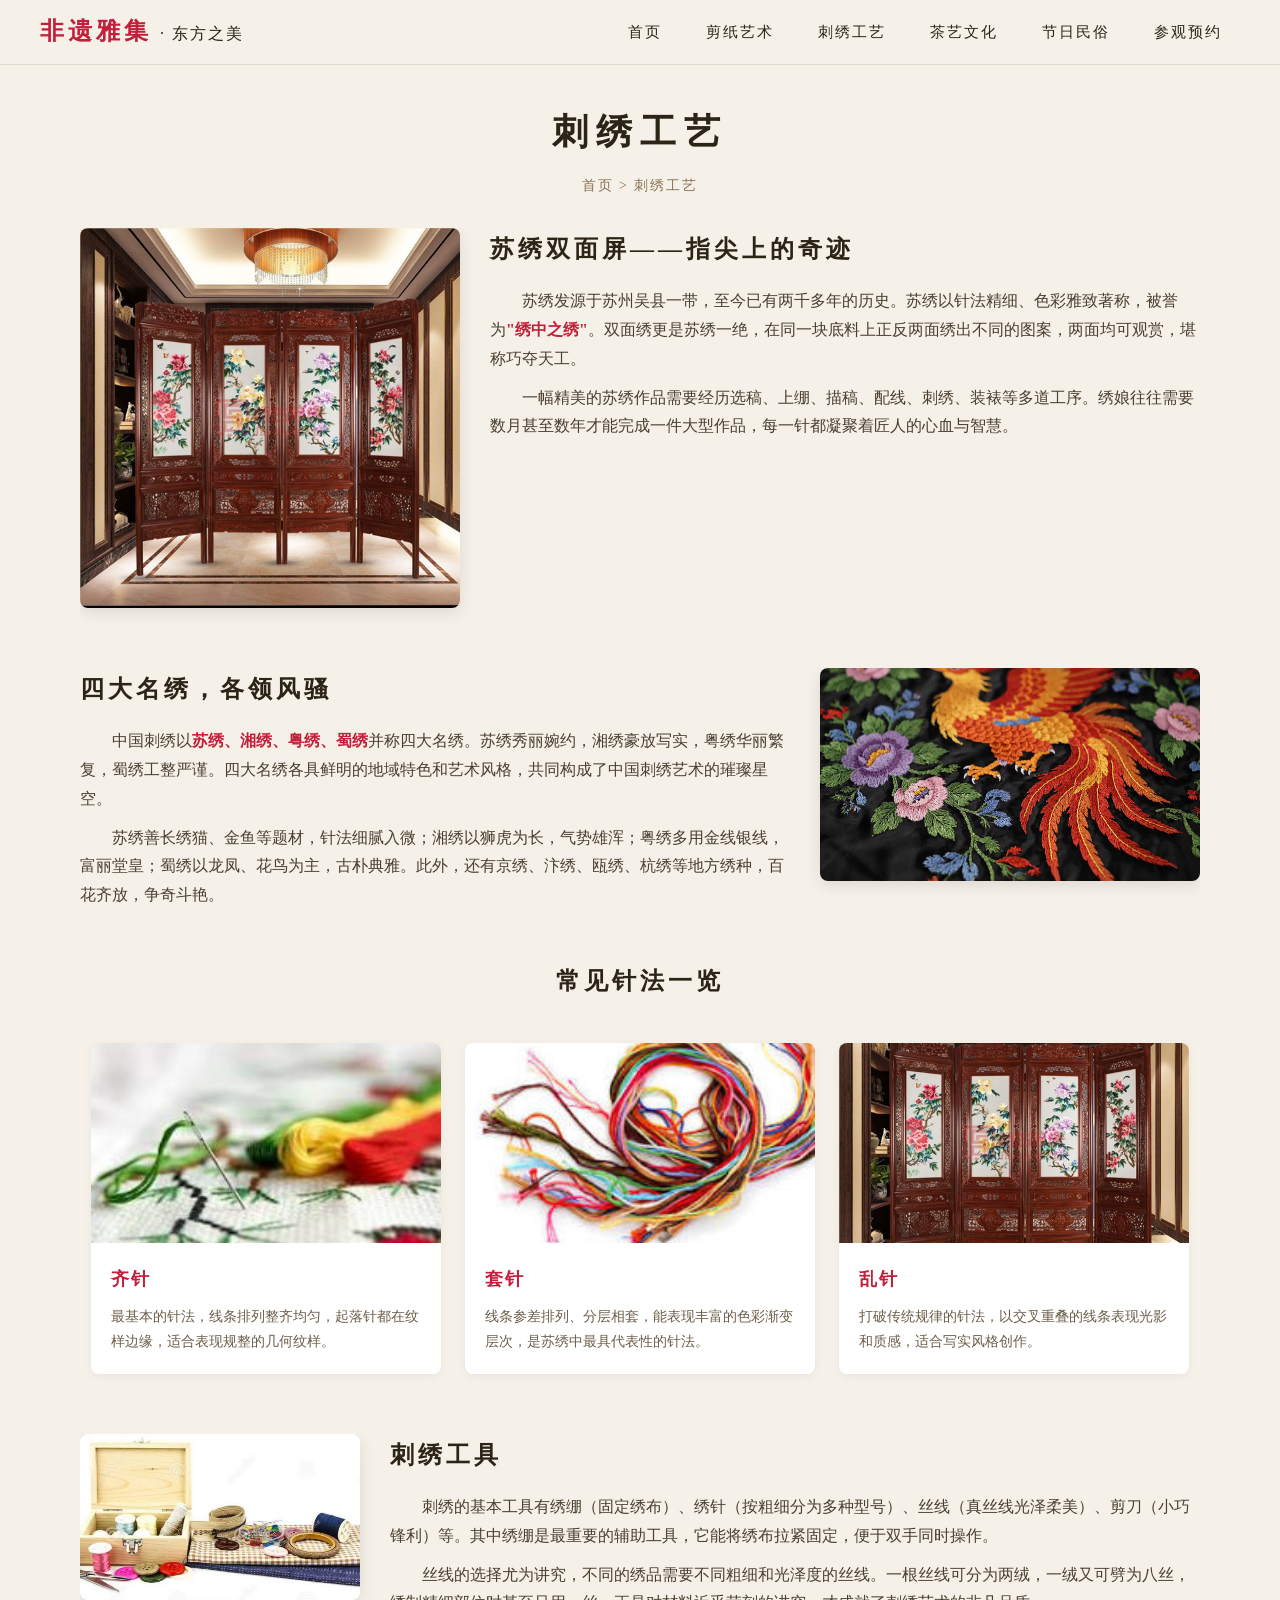
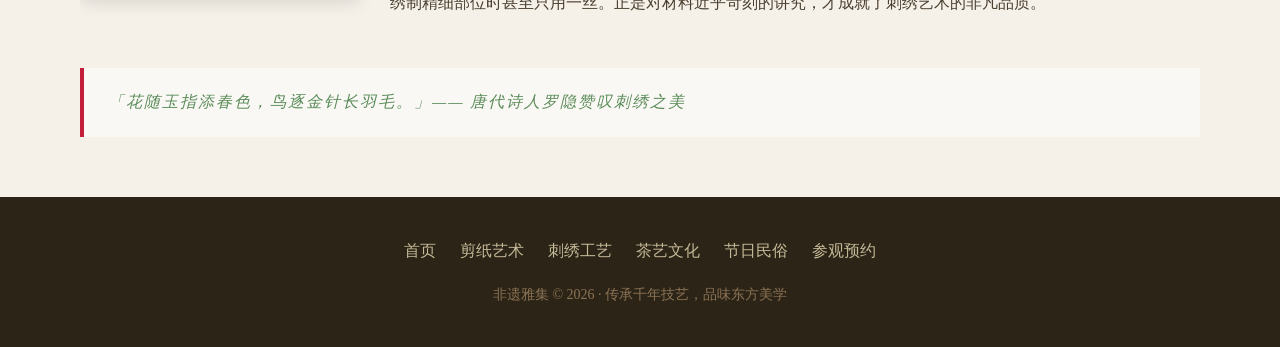
<file: embroidery.html>
<!DOCTYPE html>
<html lang="zh-CN">
<head>
  <meta charset="UTF-8">
  <meta name="viewport" content="width=device-width, initial-scale=1.0">
  <title>刺绣工艺 - 非遗雅集</title>
  <link rel="stylesheet" href="css/style.css">
</head>
<body>

  <!-- 顶部导航 -->
  <nav id="top-nav">
    <div id="main-header">
      <div id="site-logo">非遗雅集<span>· 东方之美</span></div>
      <ul id="nav-menu">
        <li><a class="nav-link" href="index.html">首页</a></li>
        <li><a class="nav-link" href="paper-cutting.html">剪纸艺术</a></li>
        <li><a class="nav-link" href="embroidery.html">刺绣工艺</a></li>
        <li><a class="nav-link" href="tea.html">茶艺文化</a></li>
        <li><a class="nav-link" href="festival.html">节日民俗</a></li>
        <li><a class="nav-link" href="reservation.html">参观预约</a></li>
      </ul>
    </div>
  </nav>

  <!-- 页面标题 -->
  <div class="page-header">
    <h1>刺绣工艺</h1>
    <p class="breadcrumb"><a href="index.html">首页</a> &gt; 刺绣工艺</p>
  </div>

  <div class="container">
    <!-- 苏绣双面屏 -->
    <div class="float-section">
      <img class="float-left" src="images/苏绣双面屏.jpg" alt="苏绣双面屏风">
      <h2>苏绣双面屏——指尖上的奇迹</h2>
      <p>苏绣发源于苏州吴县一带，至今已有两千多年的历史。苏绣以针法精细、色彩雅致著称，被誉为<span class="highlight">"绣中之绣"</span>。双面绣更是苏绣一绝，在同一块底料上正反两面绣出不同的图案，两面均可观赏，堪称巧夺天工。</p>
      <p>一幅精美的苏绣作品需要经历选稿、上绷、描稿、配线、刺绣、装裱等多道工序。绣娘往往需要数月甚至数年才能完成一件大型作品，每一针都凝聚着匠人的心血与智慧。</p>
    </div>

    <!-- 四大名绣 -->
    <div class="float-section">
      <img class="float-right" src="images/刺绣.jpg" alt="精美刺绣作品">
      <h2>四大名绣，各领风骚</h2>
      <p>中国刺绣以<span class="highlight">苏绣、湘绣、粤绣、蜀绣</span>并称四大名绣。苏绣秀丽婉约，湘绣豪放写实，粤绣华丽繁复，蜀绣工整严谨。四大名绣各具鲜明的地域特色和艺术风格，共同构成了中国刺绣艺术的璀璨星空。</p>
      <p>苏绣善长绣猫、金鱼等题材，针法细腻入微；湘绣以狮虎为长，气势雄浑；粤绣多用金线银线，富丽堂皇；蜀绣以龙凤、花鸟为主，古朴典雅。此外，还有京绣、汴绣、瓯绣、杭绣等地方绣种，百花齐放，争奇斗艳。</p>
    </div>

    <!-- 针法展示卡片 -->
    <h2 style="font-size:24px; letter-spacing:4px; margin:40px 0 20px; text-align:center;">常见针法一览</h2>
    <div class="card-grid">
      <div class="info-card">
        <img src="images/绣针.jpg" alt="齐针">
        <div class="card-text">
          <h3>齐针</h3>
          <p>最基本的针法，线条排列整齐均匀，起落针都在纹样边缘，适合表现规整的几何纹样。</p>
        </div>
      </div>
      <div class="info-card">
        <img src="images/丝线.jpg" alt="套针">
        <div class="card-text">
          <h3>套针</h3>
          <p>线条参差排列、分层相套，能表现丰富的色彩渐变层次，是苏绣中最具代表性的针法。</p>
        </div>
      </div>
      <div class="info-card">
        <img src="images/苏绣双面屏.jpg" alt="乱针">
        <div class="card-text">
          <h3>乱针</h3>
          <p>打破传统规律的针法，以交叉重叠的线条表现光影和质感，适合写实风格创作。</p>
        </div>
      </div>
    </div>

    <!-- 工具区域使用 float -->
    <div class="float-section" style="margin-top: 40px;">
      <img class="float-left" src="images/刺绣工具.webp" alt="绣绷与工具" style="width: 280px;">
      <h2>刺绣工具</h2>
      <p>刺绣的基本工具有绣绷（固定绣布）、绣针（按粗细分为多种型号）、丝线（真丝线光泽柔美）、剪刀（小巧锋利）等。其中绣绷是最重要的辅助工具，它能将绣布拉紧固定，便于双手同时操作。</p>
      <p>丝线的选择尤为讲究，不同的绣品需要不同粗细和光泽度的丝线。一根丝线可分为两绒，一绒又可劈为八丝，绣制精细部位时甚至只用一丝。正是对材料近乎苛刻的讲究，才成就了刺绣艺术的非凡品质。</p>
    </div>

    <div class="quote-block">
      「花随玉指添春色，鸟逐金针长羽毛。」—— 唐代诗人罗隐赞叹刺绣之美
    </div>
  </div>

  <!-- 底部 -->
  <footer id="page-footer">
    <div class="footer-links">
      <a href="index.html">首页</a>
      <a href="paper-cutting.html">剪纸艺术</a>
      <a href="embroidery.html">刺绣工艺</a>
      <a href="tea.html">茶艺文化</a>
      <a href="festival.html">节日民俗</a>
      <a href="reservation.html">参观预约</a>
    </div>
    <p class="copyright">非遗雅集 &copy; 2026 · 传承千年技艺，品味东方美学</p>
  </footer>

</body>
</html>
</file>
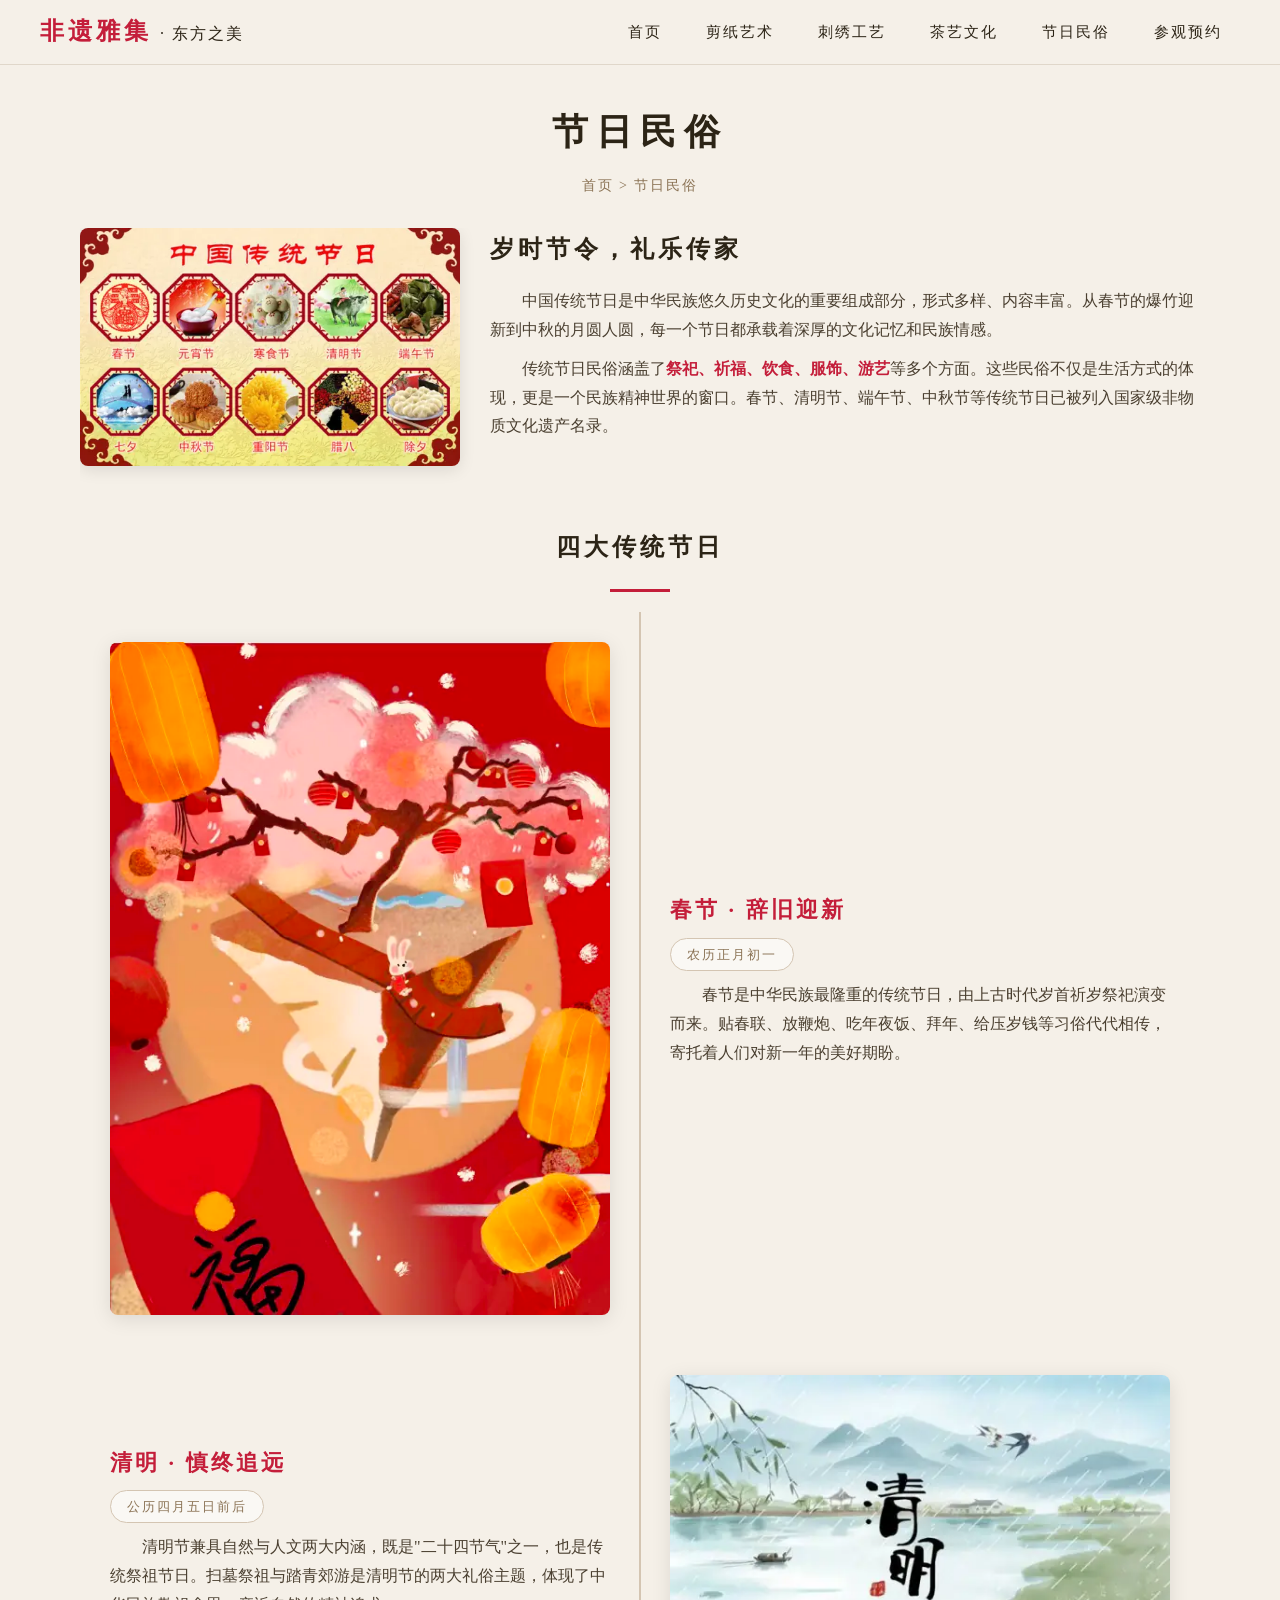
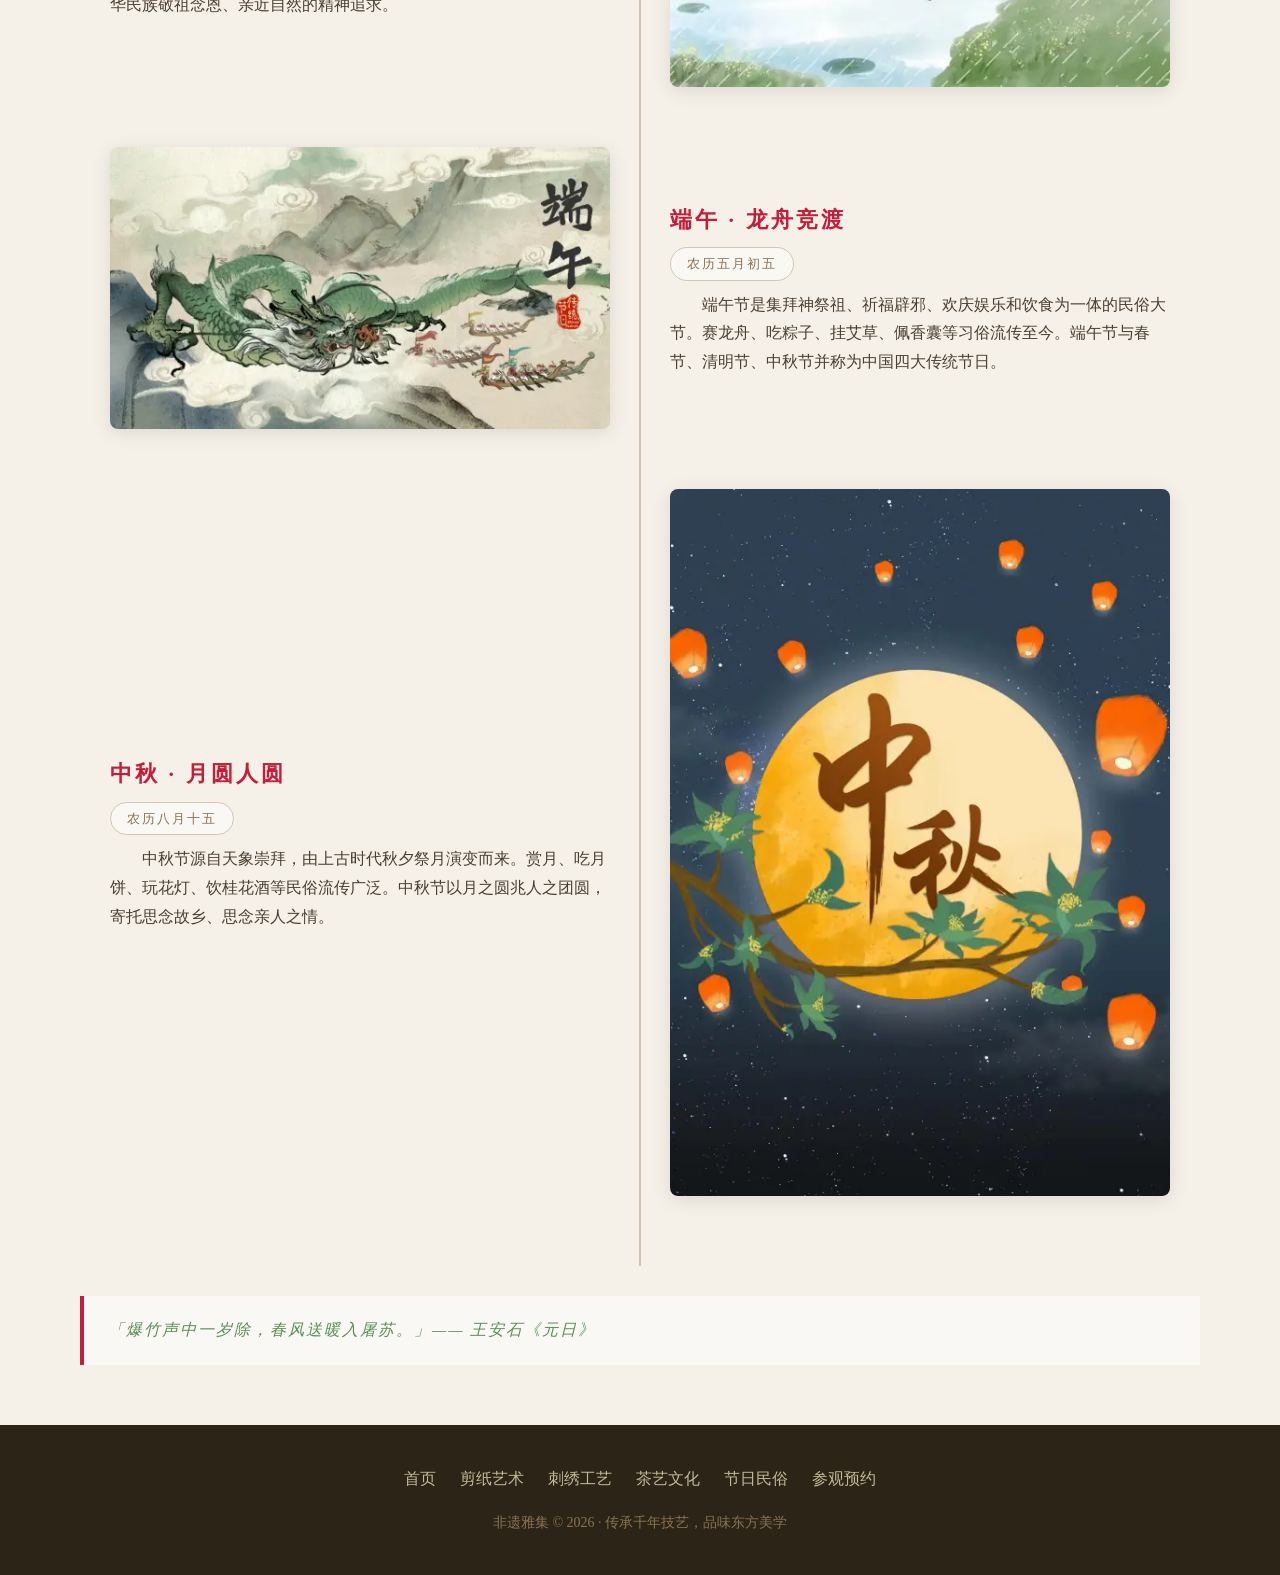
<file: festival.html>
<!DOCTYPE html>
<html lang="zh-CN">
<head>
  <meta charset="UTF-8">
  <meta name="viewport" content="width=device-width, initial-scale=1.0">
  <title>节日民俗 - 非遗雅集</title>
  <link rel="stylesheet" href="css/style.css">
  <!-- 页面专属内部样式 -->
  <style>
    .festival-timeline {
      position: relative;
      padding: 20px 0;
    }

    .festival-timeline::before {
      content: "";
      position: absolute;
      left: 50%;
      top: 0;
      bottom: 0;
      width: 2px;
      background: #d4c5b2;
      transform: translateX(-50%);
    }

    .festival-item {
      display: flex;
      align-items: center;
      margin-bottom: 40px;
      position: relative;
    }

    .festival-item:nth-child(odd) {
      flex-direction: row;
    }

    .festival-item:nth-child(even) {
      flex-direction: row-reverse;
    }

    .festival-item .festival-img {
      flex: 1 1 45%;
      padding: 10px 30px;
    }

    .festival-item .festival-img img {
      border-radius: 8px;
      box-shadow: 0 4px 20px rgba(0, 0, 0, 0.1);
    }

    .festival-item .festival-desc {
      flex: 1 1 45%;
      padding: 10px 30px;
    }

    .festival-item .festival-desc h3 {
      font-size: 22px;
      letter-spacing: 3px;
      color: #c41e3a;
      margin-bottom: 8px;
    }

    .festival-item .festival-desc .date-tag {
      display: inline-block;
      background: #faf8f4;
      border: 1px solid #d4c5b2;
      padding: 4px 16px;
      border-radius: 20px;
      font-size: 13px;
      color: #8b7355;
      margin-bottom: 10px;
      letter-spacing: 2px;
    }

    .festival-item .festival-desc p {
      color: #4a3f30;
      text-indent: 2em;
    }

    /* 响应式 */
    @media (max-width: 768px) {
      .festival-item,
      .festival-item:nth-child(even) {
        flex-direction: column;
      }
      .festival-timeline::before {
        left: 20px;
      }
    }
  </style>
</head>
<body>

  <!-- 顶部导航 -->
  <nav id="top-nav">
    <div id="main-header">
      <div id="site-logo">非遗雅集<span>· 东方之美</span></div>
      <ul id="nav-menu">
        <li><a class="nav-link" href="index.html">首页</a></li>
        <li><a class="nav-link" href="paper-cutting.html">剪纸艺术</a></li>
        <li><a class="nav-link" href="embroidery.html">刺绣工艺</a></li>
        <li><a class="nav-link" href="tea.html">茶艺文化</a></li>
        <li><a class="nav-link" href="festival.html">节日民俗</a></li>
        <li><a class="nav-link" href="reservation.html">参观预约</a></li>
      </ul>
    </div>
  </nav>

  <!-- 页面标题 -->
  <div class="page-header">
    <h1>节日民俗</h1>
    <p class="breadcrumb"><a href="index.html">首页</a> &gt; 节日民俗</p>
  </div>

  <div class="container">
    <!-- 开篇 -->
    <div class="float-section">
      <img class="float-left" src="images/节日民俗.webp" alt="节日民俗">
      <h2>岁时节令，礼乐传家</h2>
      <p>中国传统节日是中华民族悠久历史文化的重要组成部分，形式多样、内容丰富。从春节的爆竹迎新到中秋的月圆人圆，每一个节日都承载着深厚的文化记忆和民族情感。</p>
      <p>传统节日民俗涵盖了<span class="highlight">祭祀、祈福、饮食、服饰、游艺</span>等多个方面。这些民俗不仅是生活方式的体现，更是一个民族精神世界的窗口。春节、清明节、端午节、中秋节等传统节日已被列入国家级非物质文化遗产名录。</p>
    </div>

    <!-- 节日时间线 -->
    <h2 style="font-size:24px; letter-spacing:4px; margin:40px 0 10px; text-align:center;">四大传统节日</h2>
    <div class="divider"></div>

    <div class="festival-timeline">
      <!-- 春节 -->
      <div class="festival-item">
        <div class="festival-img">
          <img src="images/春节.webp" alt="春节">
        </div>
        <div class="festival-desc">
          <h3>春节 · 辞旧迎新</h3>
          <span class="date-tag">农历正月初一</span>
          <p>春节是中华民族最隆重的传统节日，由上古时代岁首祈岁祭祀演变而来。贴春联、放鞭炮、吃年夜饭、拜年、给压岁钱等习俗代代相传，寄托着人们对新一年的美好期盼。</p>
        </div>
      </div>

      <!-- 清明 -->
      <div class="festival-item">
        <div class="festival-img">
          <img src="images/清明.webp" alt="清明节">
        </div>
        <div class="festival-desc">
          <h3>清明 · 慎终追远</h3>
          <span class="date-tag">公历四月五日前后</span>
          <p>清明节兼具自然与人文两大内涵，既是"二十四节气"之一，也是传统祭祖节日。扫墓祭祖与踏青郊游是清明节的两大礼俗主题，体现了中华民族敬祖念恩、亲近自然的精神追求。</p>
        </div>
      </div>

      <!-- 端午 -->
      <div class="festival-item">
        <div class="festival-img">
          <img src="images/端午.webp" alt="端午节">
        </div>
        <div class="festival-desc">
          <h3>端午 · 龙舟竞渡</h3>
          <span class="date-tag">农历五月初五</span>
          <p>端午节是集拜神祭祖、祈福辟邪、欢庆娱乐和饮食为一体的民俗大节。赛龙舟、吃粽子、挂艾草、佩香囊等习俗流传至今。端午节与春节、清明节、中秋节并称为中国四大传统节日。</p>
        </div>
      </div>

      <!-- 中秋 -->
      <div class="festival-item">
        <div class="festival-img">
          <img src="images/中秋.webp" alt="中秋节">
        </div>
        <div class="festival-desc">
          <h3>中秋 · 月圆人圆</h3>
          <span class="date-tag">农历八月十五</span>
          <p>中秋节源自天象崇拜，由上古时代秋夕祭月演变而来。赏月、吃月饼、玩花灯、饮桂花酒等民俗流传广泛。中秋节以月之圆兆人之团圆，寄托思念故乡、思念亲人之情。</p>
        </div>
      </div>
    </div>

    <div class="quote-block">
      「爆竹声中一岁除，春风送暖入屠苏。」—— 王安石《元日》
    </div>
  </div>

  <!-- 底部 -->
  <footer id="page-footer">
    <div class="footer-links">
      <a href="index.html">首页</a>
      <a href="paper-cutting.html">剪纸艺术</a>
      <a href="embroidery.html">刺绣工艺</a>
      <a href="tea.html">茶艺文化</a>
      <a href="festival.html">节日民俗</a>
      <a href="reservation.html">参观预约</a>
    </div>
    <p class="copyright">非遗雅集 &copy; 2026 · 传承千年技艺，品味东方美学</p>
  </footer>

</body>
</html>
</file>
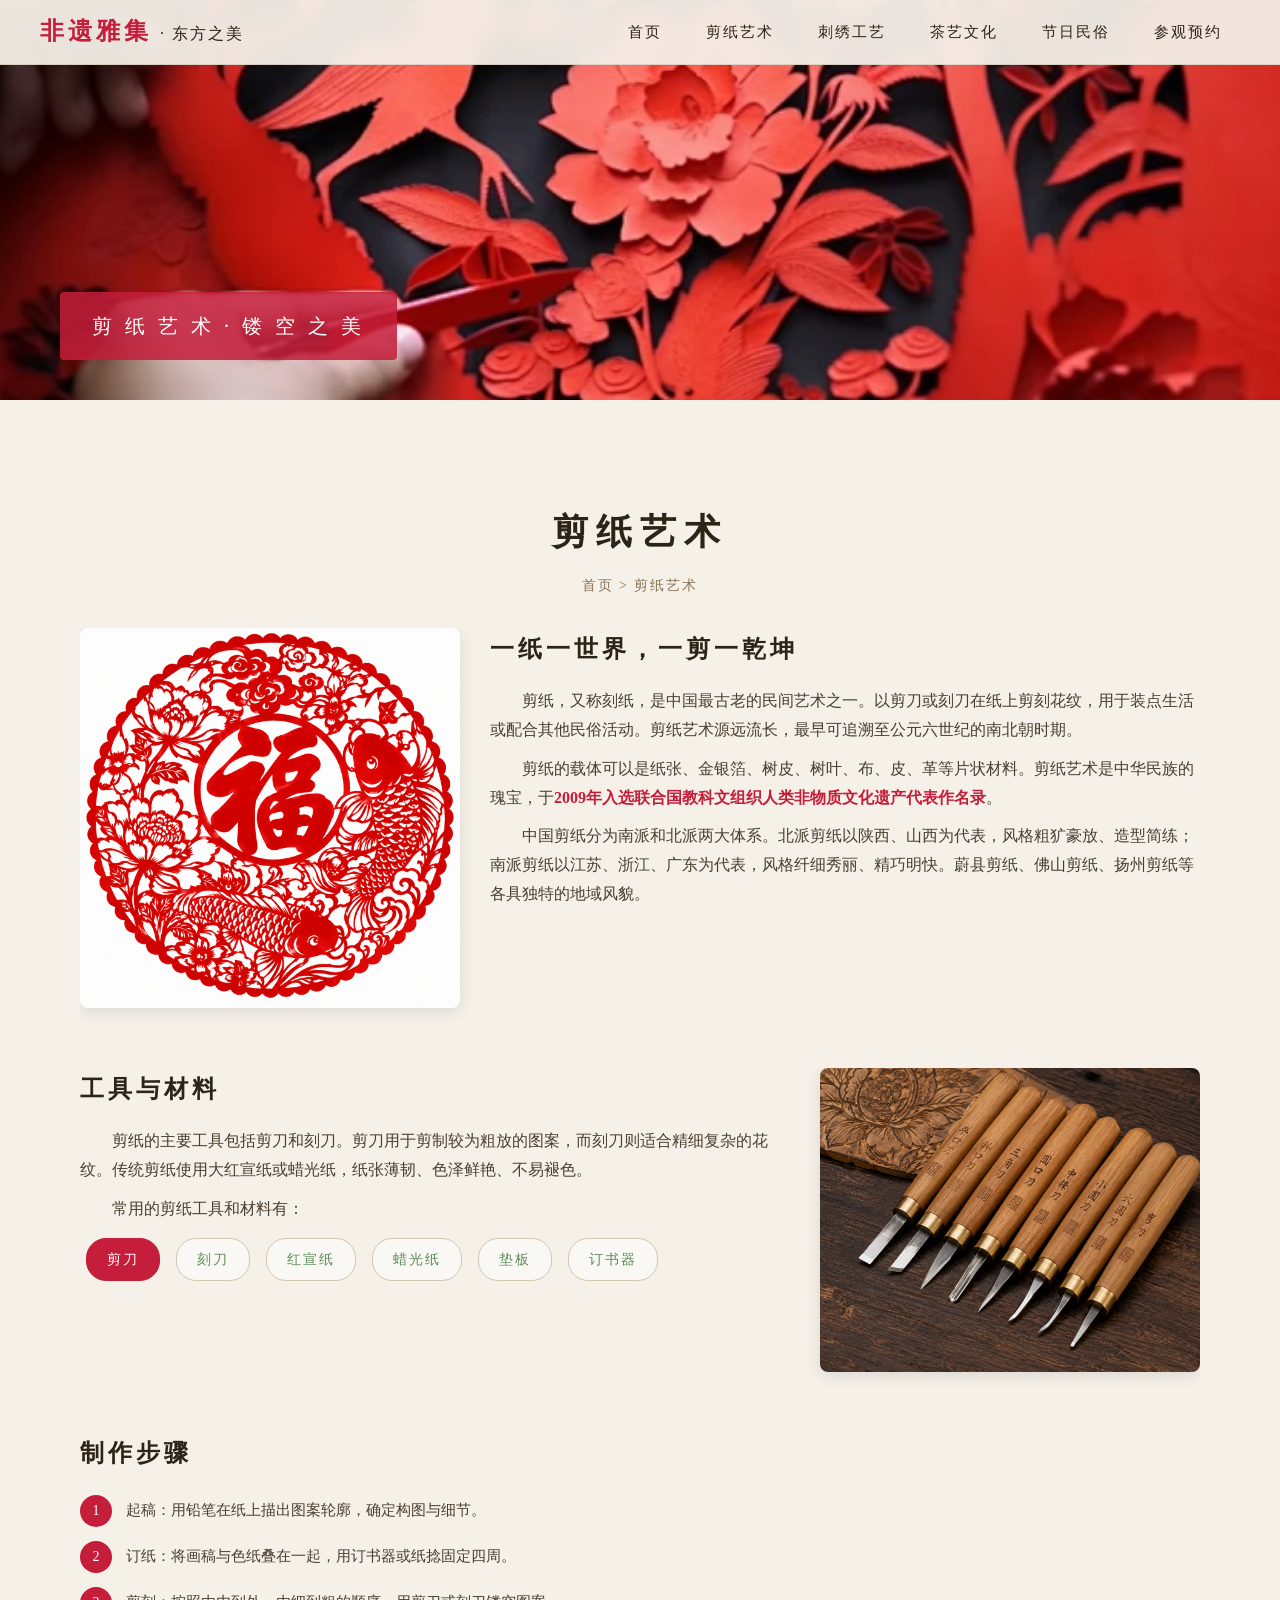
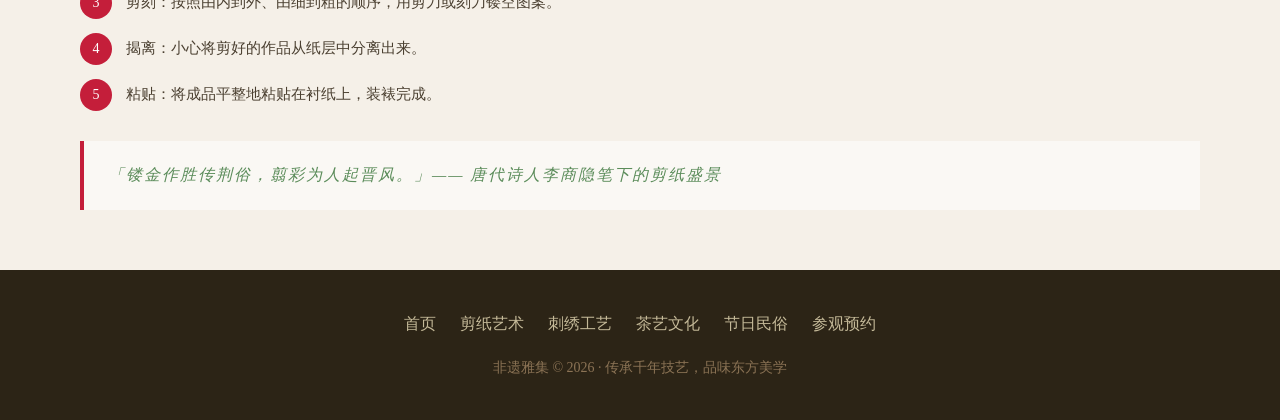
<file: paper-cutting.html>
<!DOCTYPE html>
<html lang="zh-CN">
<head>
  <meta charset="UTF-8">
  <meta name="viewport" content="width=device-width, initial-scale=1.0">
  <title>剪纸艺术 - 非遗雅集</title>
  <link rel="stylesheet" href="css/style.css">
  <!-- 内部样式表：页面专属样式 -->
  <style>
    /* 剪纸页面专属内部样式 */
    .paper-cut-banner {
      position: relative;
      width: 100%;
      height: 400px;
      overflow: hidden;
    }

    .paper-cut-banner img {
      width: 100%;
      height: 100%;
      object-fit: cover;
    }

    .paper-cut-banner .banner-text {
      position: absolute;
      bottom: 40px;
      left: 60px;
      color: #fff;
      background: rgba(196, 30, 58, 0.85);
      padding: 16px 32px;
      letter-spacing: 4px;
      font-size: 20px;
      border-radius: 4px;
    }

    /* 关系选择器：.tool-list 内部的 li */
    .tool-list > li {
      display: inline-block;
      background: #faf8f4;
      padding: 8px 20px;
      margin: 4px 6px;
      border-radius: 20px;
      letter-spacing: 2px;
      font-size: 14px;
      color: #5b8c5a;
      border: 1px solid #d4c5b2;
    }

    .tool-list > li:first-child {
      background: #c41e3a;
      color: #fff;
      border-color: #c41e3a;
    }

    /* 步骤编号 */
    .step-num {
      display: inline-block;
      width: 32px;
      height: 32px;
      line-height: 32px;
      text-align: center;
      background: #c41e3a;
      color: #fff;
      border-radius: 50%;
      margin-right: 10px;
      font-size: 14px;
    }

    .craft-step {
      margin-bottom: 14px;
      font-size: 15px;
      color: #4a3f30;
    }

    .craft-step:hover {
      color: #c41e3a;
    }
  </style>
</head>
<body>

  <!-- 顶部导航 -->
  <nav id="top-nav">
    <div id="main-header">
      <div id="site-logo">非遗雅集<span>· 东方之美</span></div>
      <ul id="nav-menu">
        <li><a class="nav-link" href="index.html">首页</a></li>
        <li><a class="nav-link" href="paper-cutting.html">剪纸艺术</a></li>
        <li><a class="nav-link" href="embroidery.html">刺绣工艺</a></li>
        <li><a class="nav-link" href="tea.html">茶艺文化</a></li>
        <li><a class="nav-link" href="festival.html">节日民俗</a></li>
        <li><a class="nav-link" href="reservation.html">参观预约</a></li>
      </ul>
    </div>
  </nav>

  <!-- 页面头部横幅 -->
  <div class="paper-cut-banner">
    <img src="images/剪纸窗花.jpg" alt="剪纸窗花">
    <div class="banner-text">剪 纸 艺 术 · 镂 空 之 美</div>
  </div>

  <!-- 页面标题 -->
  <div class="page-header">
    <h1>剪纸艺术</h1>
    <p class="breadcrumb"><a href="index.html">首页</a> &gt; 剪纸艺术</p>
  </div>

  <div class="container">
    <!-- 简介区：使用 float 布局 -->
    <div class="float-section">
      <img class="float-left" src="images/剪纸.png" alt="剪纸作品">
      <h2>一纸一世界，一剪一乾坤</h2>
      <p>剪纸，又称刻纸，是中国最古老的民间艺术之一。以剪刀或刻刀在纸上剪刻花纹，用于装点生活或配合其他民俗活动。剪纸艺术源远流长，最早可追溯至公元六世纪的南北朝时期。</p>
      <p>剪纸的载体可以是纸张、金银箔、树皮、树叶、布、皮、革等片状材料。剪纸艺术是中华民族的瑰宝，于<span class="highlight">2009年入选联合国教科文组织人类非物质文化遗产代表作名录</span>。</p>
      <p>中国剪纸分为南派和北派两大体系。北派剪纸以陕西、山西为代表，风格粗犷豪放、造型简练；南派剪纸以江苏、浙江、广东为代表，风格纤细秀丽、精巧明快。蔚县剪纸、佛山剪纸、扬州剪纸等各具独特的地域风貌。</p>
    </div>

    <!-- 工具与材料 -->
    <div class="float-section">
      <img class="float-right" src="images/刻刀.png" alt="剪纸工具">
      <h2>工具与材料</h2>
      <p>剪纸的主要工具包括剪刀和刻刀。剪刀用于剪制较为粗放的图案，而刻刀则适合精细复杂的花纹。传统剪纸使用大红宣纸或蜡光纸，纸张薄韧、色泽鲜艳、不易褪色。</p>
      <p>常用的剪纸工具和材料有：</p>
      <ul class="tool-list">
        <li>剪刀</li>
        <li>刻刀</li>
        <li>红宣纸</li>
        <li>蜡光纸</li>
        <li>垫板</li>
        <li>订书器</li>
      </ul>
    </div>

    <!-- 制作步骤 -->
    <h2 style="font-size:24px; letter-spacing:4px; margin-bottom:20px;">制作步骤</h2>
    <p class="craft-step"><span class="step-num">1</span> 起稿：用铅笔在纸上描出图案轮廓，确定构图与细节。</p>
    <p class="craft-step"><span class="step-num">2</span> 订纸：将画稿与色纸叠在一起，用订书器或纸捻固定四周。</p>
    <p class="craft-step"><span class="step-num">3</span> 剪刻：按照由内到外、由细到粗的顺序，用剪刀或刻刀镂空图案。</p>
    <p class="craft-step"><span class="step-num">4</span> 揭离：小心将剪好的作品从纸层中分离出来。</p>
    <p class="craft-step"><span class="step-num">5</span> 粘贴：将成品平整地粘贴在衬纸上，装裱完成。</p>

    <!-- 名言引用 -->
    <div class="quote-block">
      「镂金作胜传荆俗，翦彩为人起晋风。」—— 唐代诗人李商隐笔下的剪纸盛景
    </div>
  </div>

  <!-- 底部 -->
  <footer id="page-footer">
    <div class="footer-links">
      <a href="index.html">首页</a>
      <a href="paper-cutting.html">剪纸艺术</a>
      <a href="embroidery.html">刺绣工艺</a>
      <a href="tea.html">茶艺文化</a>
      <a href="festival.html">节日民俗</a>
      <a href="reservation.html">参观预约</a>
    </div>
    <p class="copyright">非遗雅集 &copy; 2026 · 传承千年技艺，品味东方美学</p>
  </footer>

</body>
</html>
</file>
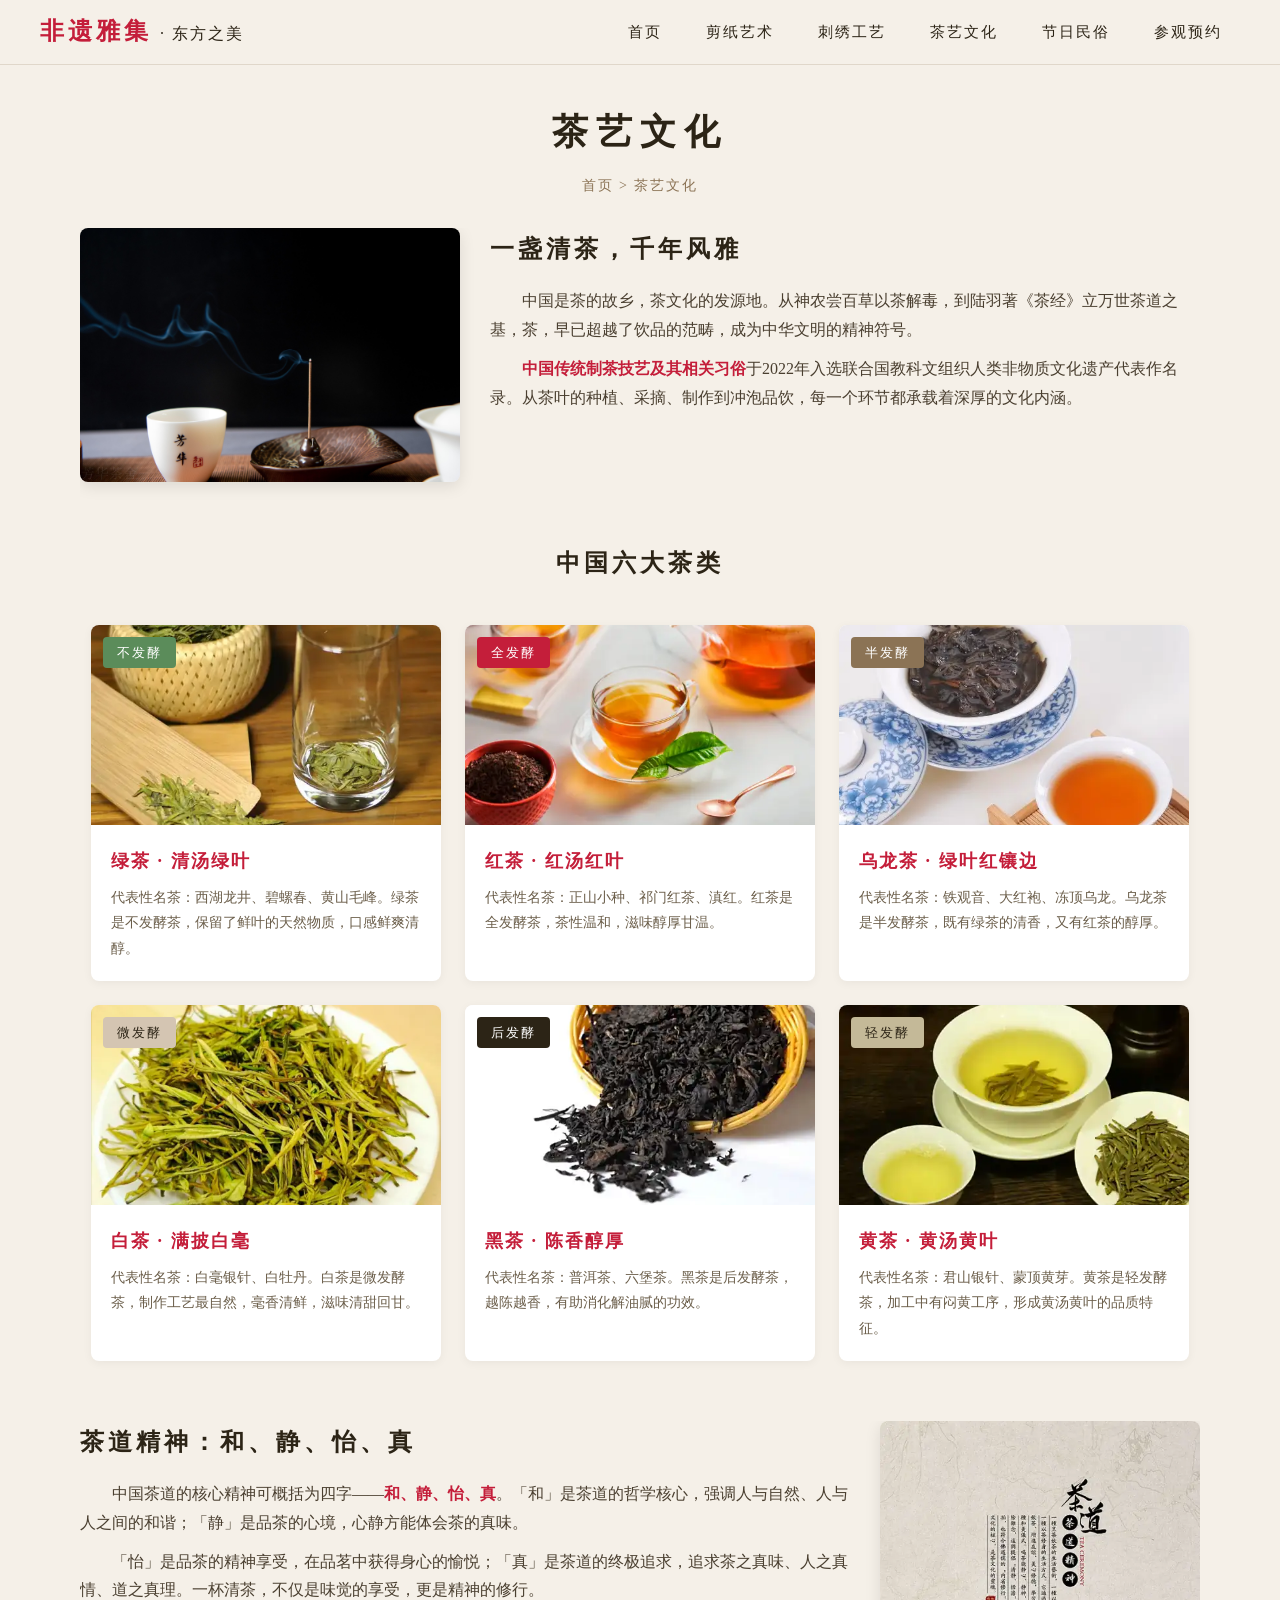
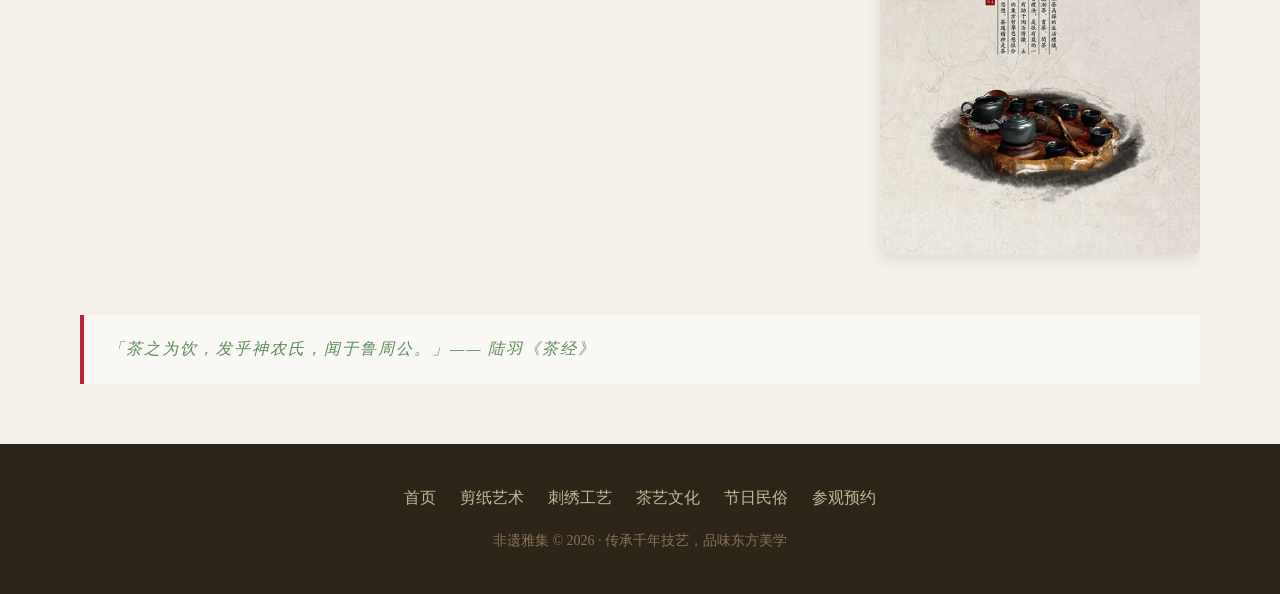
<file: tea.html>
<!DOCTYPE html>
<html lang="zh-CN">
<head>
  <meta charset="UTF-8">
  <meta name="viewport" content="width=device-width, initial-scale=1.0">
  <title>茶艺文化 - 非遗雅集</title>
  <link rel="stylesheet" href="css/style.css">
</head>
<body>

  <!-- 顶部导航 -->
  <nav id="top-nav">
    <div id="main-header">
      <div id="site-logo">非遗雅集<span>· 东方之美</span></div>
      <ul id="nav-menu">
        <li><a class="nav-link" href="index.html">首页</a></li>
        <li><a class="nav-link" href="paper-cutting.html">剪纸艺术</a></li>
        <li><a class="nav-link" href="embroidery.html">刺绣工艺</a></li>
        <li><a class="nav-link" href="tea.html">茶艺文化</a></li>
        <li><a class="nav-link" href="festival.html">节日民俗</a></li>
        <li><a class="nav-link" href="reservation.html">参观预约</a></li>
      </ul>
    </div>
  </nav>

  <!-- 页面标题 -->
  <div class="page-header">
    <h1>茶艺文化</h1>
    <p class="breadcrumb"><a href="index.html">首页</a> &gt; 茶艺文化</p>
  </div>

  <div class="container">
    <!-- 茶艺总览：float 布局 -->
    <div class="float-section">
      <img class="float-left" src="images/茶艺.jpg" alt="茶艺展示">
      <h2>一盏清茶，千年风雅</h2>
      <p>中国是茶的故乡，茶文化的发源地。从神农尝百草以茶解毒，到陆羽著《茶经》立万世茶道之基，茶，早已超越了饮品的范畴，成为中华文明的精神符号。</p>
      <p><span class="highlight">中国传统制茶技艺及其相关习俗</span>于2022年入选联合国教科文组织人类非物质文化遗产代表作名录。从茶叶的种植、采摘、制作到冲泡品饮，每一个环节都承载着深厚的文化内涵。</p>
    </div>

    <!-- 六大茶类卡片 -->
    <h2 style="font-size:24px; letter-spacing:4px; margin:40px 0 20px; text-align:center;">中国六大茶类</h2>
    <div class="card-grid">
      <div class="info-card">
        <div style="position: relative; overflow: hidden;">
          <img src="images/绿茶.webp" alt="绿茶">
          <div style="position: absolute; top: 12px; left: 12px; background: #5b8c5a; color: #fff; padding: 4px 14px; border-radius: 4px; font-size: 13px; letter-spacing: 2px;">不发酵</div>
        </div>
        <div class="card-text">
          <h3>绿茶 · 清汤绿叶</h3>
          <p>代表性名茶：西湖龙井、碧螺春、黄山毛峰。绿茶是不发酵茶，保留了鲜叶的天然物质，口感鲜爽清醇。</p>
        </div>
      </div>

      <div class="info-card">
        <div style="position: relative; overflow: hidden;">
          <img src="images/红茶.webp" alt="红茶">
          <div style="position: absolute; top: 12px; left: 12px; background: #c41e3a; color: #fff; padding: 4px 14px; border-radius: 4px; font-size: 13px; letter-spacing: 2px;">全发酵</div>
        </div>
        <div class="card-text">
          <h3>红茶 · 红汤红叶</h3>
          <p>代表性名茶：正山小种、祁门红茶、滇红。红茶是全发酵茶，茶性温和，滋味醇厚甘温。</p>
        </div>
      </div>

      <div class="info-card">
        <div style="position: relative; overflow: hidden;">
          <img src="images/乌龙茶.webp" alt="乌龙茶">
          <div style="position: absolute; top: 12px; left: 12px; background: #8b7355; color: #fff; padding: 4px 14px; border-radius: 4px; font-size: 13px; letter-spacing: 2px;">半发酵</div>
        </div>
        <div class="card-text">
          <h3>乌龙茶 · 绿叶红镶边</h3>
          <p>代表性名茶：铁观音、大红袍、冻顶乌龙。乌龙茶是半发酵茶，既有绿茶的清香，又有红茶的醇厚。</p>
        </div>
      </div>

      <div class="info-card">
        <div style="position: relative; overflow: hidden;">
          <img src="images/白茶.webp" alt="白茶">
          <div style="position: absolute; top: 12px; left: 12px; background: #d4c5b2; color: #2c2416; padding: 4px 14px; border-radius: 4px; font-size: 13px; letter-spacing: 2px;">微发酵</div>
        </div>
        <div class="card-text">
          <h3>白茶 · 满披白毫</h3>
          <p>代表性名茶：白毫银针、白牡丹。白茶是微发酵茶，制作工艺最自然，毫香清鲜，滋味清甜回甘。</p>
        </div>
      </div>

      <div class="info-card">
        <div style="position: relative; overflow: hidden;">
          <img src="images/黑茶.webp" alt="黑茶">
          <div style="position: absolute; top: 12px; left: 12px; background: #2c2416; color: #fff; padding: 4px 14px; border-radius: 4px; font-size: 13px; letter-spacing: 2px;">后发酵</div>
        </div>
        <div class="card-text">
          <h3>黑茶 · 陈香醇厚</h3>
          <p>代表性名茶：普洱茶、六堡茶。黑茶是后发酵茶，越陈越香，有助消化解油腻的功效。</p>
        </div>
      </div>

      <div class="info-card">
        <div style="position: relative; overflow: hidden;">
          <img src="images/黄茶.webp" alt="黄茶">
          <div style="position: absolute; top: 12px; left: 12px; background: #c4b998; color: #2c2416; padding: 4px 14px; border-radius: 4px; font-size: 13px; letter-spacing: 2px;">轻发酵</div>
        </div>
        <div class="card-text">
          <h3>黄茶 · 黄汤黄叶</h3>
          <p>代表性名茶：君山银针、蒙顶黄芽。黄茶是轻发酵茶，加工中有闷黄工序，形成黄汤黄叶的品质特征。</p>
        </div>
      </div>
    </div>

    <!-- 茶道精神 -->
    <div class="float-section" style="margin-top: 40px;">
      <img class="float-right" src="images/茶道精神.webp" alt="茶道精神" style="width: 320px;">
      <h2>茶道精神：和、静、怡、真</h2>
      <p>中国茶道的核心精神可概括为四字——<span class="highlight">和、静、怡、真</span>。「和」是茶道的哲学核心，强调人与自然、人与人之间的和谐；「静」是品茶的心境，心静方能体会茶的真味。</p>
      <p>「怡」是品茶的精神享受，在品茗中获得身心的愉悦；「真」是茶道的终极追求，追求茶之真味、人之真情、道之真理。一杯清茶，不仅是味觉的享受，更是精神的修行。</p>
    </div>

    <div class="quote-block">
      「茶之为饮，发乎神农氏，闻于鲁周公。」—— 陆羽《茶经》
    </div>
  </div>

  <!-- 底部 -->
  <footer id="page-footer">
    <div class="footer-links">
      <a href="index.html">首页</a>
      <a href="paper-cutting.html">剪纸艺术</a>
      <a href="embroidery.html">刺绣工艺</a>
      <a href="tea.html">茶艺文化</a>
      <a href="festival.html">节日民俗</a>
      <a href="reservation.html">参观预约</a>
    </div>
    <p class="copyright">非遗雅集 &copy; 2026 · 传承千年技艺，品味东方美学</p>
  </footer>

</body>
</html>
</file>
<file: css/style.css>
/* ============================================
   非遗雅集 - 主样式表
   配色：宣纸米白、墨色、朱砂红、青瓷绿、木色
   ============================================ */

/* --- 全局选择器 --- */
* {
  margin: 0;
  padding: 0;
  box-sizing: border-box;
}

/* --- 标签选择器 --- */
body {
  font-family: "Noto Serif SC", "STSong", "SimSun", "Songti SC", "KaiTi", serif;
  background-color: #f5f0e8;
  color: #2c2416;
  line-height: 1.8;
  font-size: 16px;
}

a {
  text-decoration: none;
  color: inherit;
}

ul {
  list-style: none;
}

h1, h2, h3 {
  color: #2c2416;
}

img {
  max-width: 100%;
  height: auto;
  display: block;
}

/* --- ID 选择器 --- */
#top-nav {
  position: fixed;
  top: 0;
  left: 0;
  width: 100%;
  z-index: 1000;
  background: rgba(245, 240, 232, 0.95);
  backdrop-filter: blur(10px);
  border-bottom: 1px solid rgba(139, 115, 85, 0.2);
  padding: 0 40px;
}

#main-header {
  display: flex;
  justify-content: space-between;
  align-items: center;
  max-width: 1200px;
  margin: 0 auto;
  height: 64px;
}

#site-logo {
  font-size: 24px;
  font-weight: bold;
  letter-spacing: 4px;
  color: #c41e3a;
}

#site-logo span {
  color: #2c2416;
  font-weight: normal;
  font-size: 16px;
  letter-spacing: 2px;
  margin-left: 8px;
}

#nav-menu {
  display: flex;
  gap: 8px;
}

#page-footer {
  background: #2c2416;
  color: #c4b998;
  text-align: center;
  padding: 40px 20px;
  margin-top: 60px;
}

#page-footer .footer-links {
  display: flex;
  justify-content: center;
  flex-wrap: wrap;
  gap: 24px;
  margin-bottom: 16px;
}

#page-footer .footer-links a:hover {
  color: #f5f0e8;
}

#page-footer .copyright {
  font-size: 14px;
  color: #8b7355;
}

/* --- 类选择器 --- */
.nav-link {
  display: block;
  padding: 8px 18px;
  color: #2c2416;
  font-size: 15px;
  letter-spacing: 2px;
  border-radius: 4px;
  transition: background-color 0.3s, color 0.3s;
}

.nav-link:hover {
  background-color: #c41e3a;
  color: #f5f0e8;
}

.hero-section {
  position: relative;
  width: 100%;
  height: 100vh;
  min-height: 600px;
  overflow: hidden;
  display: flex;
  align-items: center;
  justify-content: center;
  text-align: center;
}

.hero-section .hero-bg {
  position: absolute;
  top: 0;
  left: 0;
  width: 100%;
  height: 100%;
  object-fit: cover;
  z-index: 0;
}

.hero-overlay {
  position: absolute;
  top: 0;
  left: 0;
  width: 100%;
  height: 100%;
  background: rgba(0, 0, 0, 0.45);
  z-index: 1;
}

.hero-content {
  position: relative;
  z-index: 2;
  color: #f5f0e8;
  padding: 20px;
}

.hero-content h1 {
  font-size: 56px;
  letter-spacing: 12px;
  color: #f5f0e8;
  margin-bottom: 16px;
}

.hero-content .subtitle {
  font-size: 20px;
  letter-spacing: 6px;
  color: #d4c5b2;
  margin-bottom: 32px;
}

.hero-content .hero-cta {
  display: inline-block;
  padding: 12px 40px;
  border: 1px solid #f5f0e8;
  color: #f5f0e8;
  letter-spacing: 4px;
  font-size: 16px;
  transition: background-color 0.3s, color 0.3s;
}

.hero-content .hero-cta:hover {
  background-color: #f5f0e8;
  color: #2c2416;
}

.section-title {
  text-align: center;
  padding: 60px 0 40px;
}

.section-title h2 {
  font-size: 32px;
  letter-spacing: 6px;
  display: inline-block;
  padding-bottom: 12px;
  border-bottom: 2px solid #c41e3a;
}

.section-title p {
  color: #8b7355;
  margin-top: 12px;
  font-size: 15px;
  letter-spacing: 2px;
}

.container {
  max-width: 1200px;
  margin: 0 auto;
  padding: 0 40px;
}

/* 首页特色卡片区域 */
.feature-grid {
  display: flex;
  flex-wrap: wrap;
  gap: 30px;
  justify-content: center;
  padding: 20px 0 60px;
}

.feature-card {
  flex: 1 1 300px;
  max-width: 340px;
  background: #fff;
  border-radius: 8px;
  overflow: hidden;
  box-shadow: 0 2px 12px rgba(0, 0, 0, 0.06);
  transition: transform 0.3s, box-shadow 0.3s;
}

.feature-card:hover {
  transform: translateY(-6px);
  box-shadow: 0 8px 30px rgba(0, 0, 0, 0.12);
}

.feature-card img {
  width: 100%;
  height: 220px;
  object-fit: cover;
}

.feature-card .card-body {
  padding: 20px 24px 24px;
}

.feature-card .card-body h3 {
  font-size: 20px;
  letter-spacing: 3px;
  margin-bottom: 8px;
}

.feature-card .card-body p {
  color: #6b5e4a;
  font-size: 14px;
  line-height: 1.7;
}

/* 内容页图文区域 */
.content-section {
  padding: 40px 0;
}

/* display: flex 用于两栏布局 */
.two-col {
  display: flex;
  gap: 40px;
  align-items: flex-start;
  margin-bottom: 40px;
  flex-wrap: wrap;
}

.two-col .col-img {
  flex: 1 1 400px;
}

.two-col .col-img img {
  border-radius: 8px;
  box-shadow: 0 4px 20px rgba(0, 0, 0, 0.1);
}

.two-col .col-text {
  flex: 1 1 300px;
}

.two-col .col-text h2 {
  font-size: 26px;
  letter-spacing: 4px;
  margin-bottom: 16px;
  padding-bottom: 12px;
  border-bottom: 2px solid #c41e3a;
}

.two-col .col-text p {
  color: #4a3f30;
  margin-bottom: 12px;
  text-indent: 2em;
}

/* 卡片网格 */
.card-grid {
  display: flex;
  flex-wrap: wrap;
  gap: 24px;
  justify-content: center;
  padding: 20px 0;
}

.info-card {
  flex: 1 1 280px;
  max-width: 350px;
  background: #fff;
  border-radius: 8px;
  overflow: hidden;
  box-shadow: 0 2px 10px rgba(0, 0, 0, 0.05);
  transition: transform 0.3s;
}

.info-card:hover {
  transform: translateY(-4px);
}

.info-card img {
  width: 100%;
  height: 200px;
  object-fit: cover;
}

.info-card .card-text {
  padding: 20px;
}

.info-card .card-text h3 {
  font-size: 18px;
  letter-spacing: 2px;
  margin-bottom: 8px;
  color: #c41e3a;
}

.info-card .card-text p {
  color: #6b5e4a;
  font-size: 14px;
}

/* float 布局 - 图文环绕 */
.float-section {
  margin-bottom: 40px;
  overflow: hidden;
}

.float-section img {
  border-radius: 8px;
  box-shadow: 0 4px 16px rgba(0, 0, 0, 0.1);
}

.float-left {
  float: left;
  width: 380px;
  margin: 0 30px 20px 0;
}

.float-right {
  float: right;
  width: 380px;
  margin: 0 0 20px 30px;
}

.float-section h2 {
  font-size: 24px;
  letter-spacing: 4px;
  margin-bottom: 16px;
  color: #2c2416;
}

.float-section p {
  color: #4a3f30;
  margin-bottom: 10px;
  text-indent: 2em;
}

/* 表单样式 */
.form-section {
  max-width: 640px;
  margin: 0 auto;
  background: #fff;
  padding: 40px;
  border-radius: 8px;
  box-shadow: 0 2px 16px rgba(0, 0, 0, 0.06);
}

.form-group {
  margin-bottom: 20px;
}

.form-group label {
  display: block;
  margin-bottom: 6px;
  font-weight: bold;
  letter-spacing: 2px;
  color: #2c2416;
}

.form-group input,
.form-group select,
.form-group textarea {
  width: 100%;
  padding: 10px 14px;
  border: 1px solid #d4c5b2;
  border-radius: 4px;
  font-family: inherit;
  font-size: 15px;
  background: #faf8f4;
  color: #2c2416;
  transition: border-color 0.3s, box-shadow 0.3s;
}

.form-group input:focus,
.form-group select:focus,
.form-group textarea:focus {
  outline: none;
  border-color: #c41e3a;
  box-shadow: 0 0 0 3px rgba(196, 30, 58, 0.1);
}

.form-group textarea {
  resize: vertical;
  min-height: 120px;
}

.form-group .hint {
  font-size: 13px;
  color: #8b7355;
  margin-top: 4px;
}

.submit-btn {
  display: block;
  width: 100%;
  padding: 14px;
  background: #c41e3a;
  color: #fff;
  font-size: 16px;
  letter-spacing: 4px;
  border: none;
  border-radius: 4px;
  cursor: pointer;
  transition: background-color 0.3s;
}

.submit-btn:hover {
  background: #a01830;
}

/* 面包屑 / 页面标题区 */
.page-header {
  padding-top: 100px;
  padding-bottom: 30px;
  text-align: center;
  background: linear-gradient(180deg, rgba(245, 240, 232, 0) 0%, #f5f0e8 100%);
}

.page-header h1 {
  font-size: 36px;
  letter-spacing: 8px;
}

.page-header .breadcrumb {
  color: #8b7355;
  font-size: 14px;
  margin-top: 8px;
  letter-spacing: 2px;
}

.page-header .breadcrumb a:hover {
  color: #c41e3a;
}

/* 高亮文字 */
.highlight {
  color: #c41e3a;
  font-weight: bold;
}

/* 分隔线 */
.divider {
  width: 60px;
  height: 3px;
  background: #c41e3a;
  margin: 20px auto;
}

/* 名言引用块 */
.quote-block {
  background: #faf8f4;
  border-left: 4px solid #c41e3a;
  padding: 20px 24px;
  margin: 30px 0;
  font-style: italic;
  color: #5b8c5a;
  letter-spacing: 2px;
}

/* 响应式 */
@media (max-width: 768px) {
  #main-header {
    flex-direction: column;
    height: auto;
    padding: 12px 0;
  }
  #nav-menu {
    flex-wrap: wrap;
    justify-content: center;
    gap: 4px;
  }
  .hero-content h1 {
    font-size: 32px;
    letter-spacing: 6px;
  }
  .two-col {
    flex-direction: column;
  }
  .float-left,
  .float-right {
    float: none;
    width: 100%;
    margin: 0 0 20px 0;
  }
  .container {
    padding: 0 20px;
  }
  .feature-card {
    max-width: 100%;
  }
}
</file>
